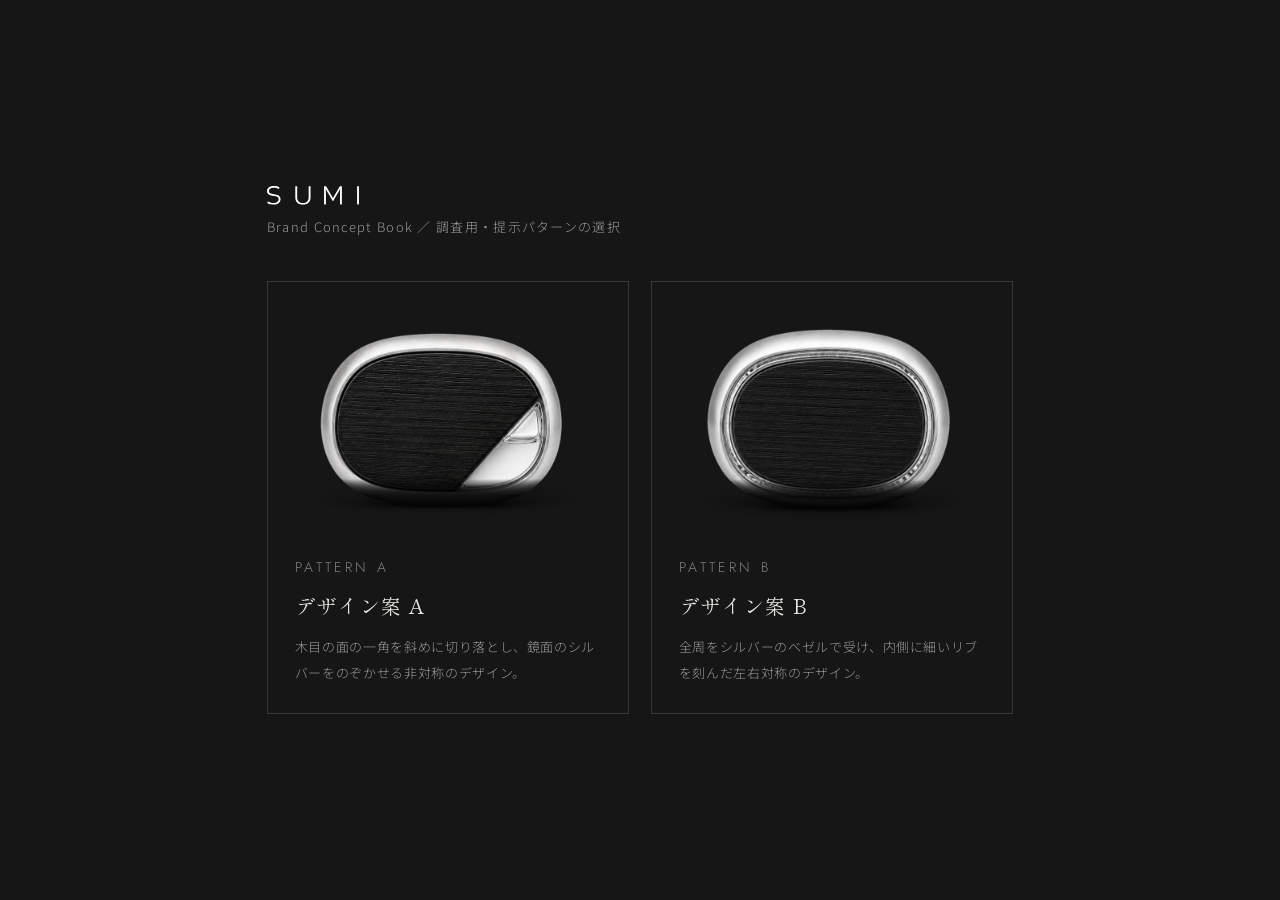
<file: index.html>
<!DOCTYPE html>
<html lang="ja">
<head>
<meta charset="utf-8">
<meta name="viewport" content="width=device-width, initial-scale=1, viewport-fit=cover">
<meta name="apple-mobile-web-app-capable" content="yes">
<meta name="apple-mobile-web-app-status-bar-style" content="black-translucent">
<meta name="theme-color" content="#161616">
<meta name="robots" content="noindex, nofollow">
<title>SUMI — 調査用 提示パターン選択</title>
<link rel="preconnect" href="https://fonts.googleapis.com">
<link rel="preconnect" href="https://fonts.gstatic.com" crossorigin>
<link href="https://fonts.googleapis.com/css2?family=Shippori+Mincho:wght@400;500&family=Noto+Sans+JP:wght@300;400&family=Jost:wght@300;400&display=swap" rel="stylesheet">
<link rel="stylesheet" href="assets/css/book.css">
</head>
<body>
<main class="top">

  <div class="top__head">
    <div class="top__mark"><img class="logo" src="assets/img/logo-white.svg" alt="SUMI"></div>
    <div class="top__sub">Brand Concept Book ／ 調査用・提示パターンの選択</div>
  </div>

  <div class="choices">
    <a class="choice" href="a/">
      <div class="choice__img"><span class="shot"><img src="assets/img/product-a.png" alt="デザイン案 A"></span></div>
      <div class="choice__k">PATTERN A</div>
      <div class="choice__t">デザイン案 A</div>
      <div class="choice__d">木目の面の一角を斜めに切り落とし、鏡面のシルバーをのぞかせる非対称のデザイン。</div>
    </a>

    <a class="choice" href="b/">
      <div class="choice__img"><span class="shot"><img src="assets/img/product-b.png" alt="デザイン案 B"></span></div>
      <div class="choice__k">PATTERN B</div>
      <div class="choice__t">デザイン案 B</div>
      <div class="choice__d">全周をシルバーのベゼルで受け、内側に細いリブを刻んだ左右対称のデザイン。</div>
    </a>
  </div>

</main>
</body>
</html>
</file>
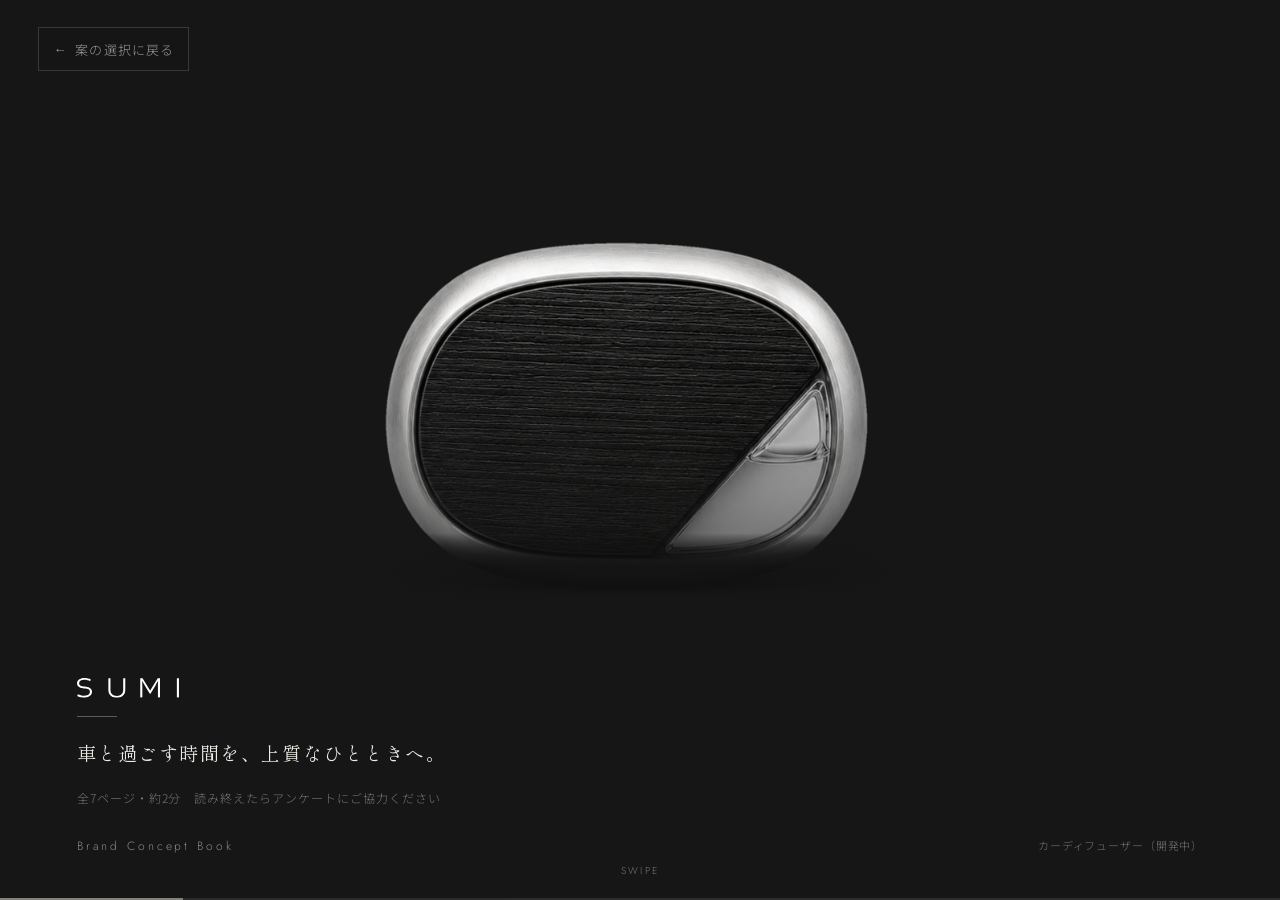
<file: a/index.html>
<!DOCTYPE html>
<html lang="ja">
<head>
<meta charset="utf-8">
<meta name="viewport" content="width=device-width, initial-scale=1, viewport-fit=cover, maximum-scale=1">
<meta name="apple-mobile-web-app-capable" content="yes">
<meta name="apple-mobile-web-app-status-bar-style" content="black-translucent">
<meta name="theme-color" content="#161616">
<meta name="robots" content="noindex, nofollow">
<title>SUMI — Brand Concept Book</title>
<link rel="preconnect" href="https://fonts.googleapis.com">
<link rel="preconnect" href="https://fonts.gstatic.com" crossorigin>
<link href="https://fonts.googleapis.com/css2?family=Shippori+Mincho:wght@400;500&family=Noto+Sans+JP:wght@300;400&family=Jost:wght@300;400&display=swap" rel="stylesheet">
<link rel="stylesheet" href="../assets/css/book.css">
</head>
<!-- data-variant がこのページのパターン。中身は content.js が持っている -->
<body class="book" data-variant="a" data-base="../">
<script src="../assets/js/content.js"></script>
<script src="../assets/js/book.js"></script>
</body>
</html>
</file>
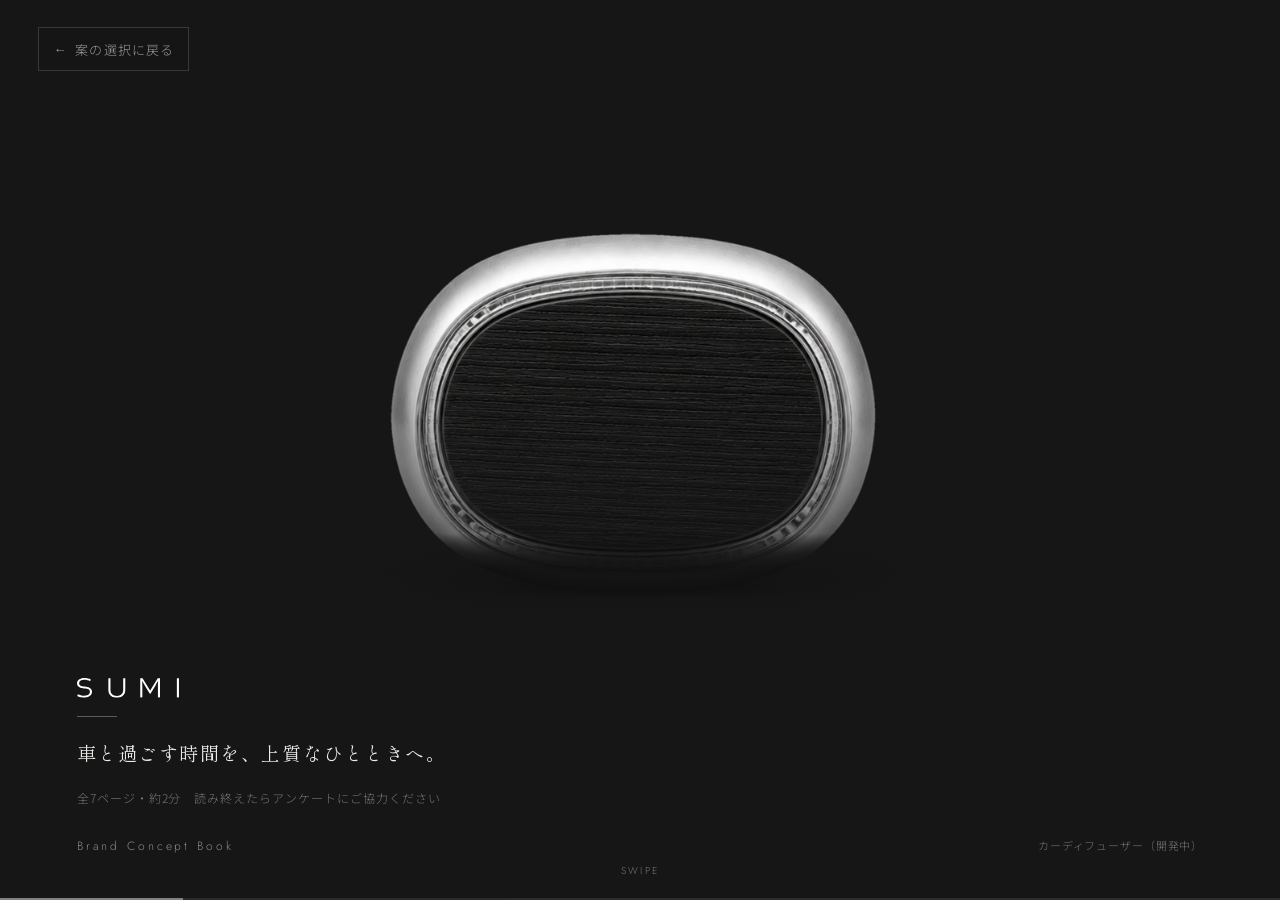
<file: b/index.html>
<!DOCTYPE html>
<html lang="ja">
<head>
<meta charset="utf-8">
<meta name="viewport" content="width=device-width, initial-scale=1, viewport-fit=cover, maximum-scale=1">
<meta name="apple-mobile-web-app-capable" content="yes">
<meta name="apple-mobile-web-app-status-bar-style" content="black-translucent">
<meta name="theme-color" content="#161616">
<meta name="robots" content="noindex, nofollow">
<title>SUMI — Brand Concept Book</title>
<link rel="preconnect" href="https://fonts.googleapis.com">
<link rel="preconnect" href="https://fonts.gstatic.com" crossorigin>
<link href="https://fonts.googleapis.com/css2?family=Shippori+Mincho:wght@400;500&family=Noto+Sans+JP:wght@300;400&family=Jost:wght@300;400&display=swap" rel="stylesheet">
<link rel="stylesheet" href="../assets/css/book.css">
</head>
<!-- data-variant がこのページのパターン。中身は content.js が持っている -->
<body class="book" data-variant="b" data-base="../">
<script src="../assets/js/content.js"></script>
<script src="../assets/js/book.js"></script>
</body>
</html>
</file>
<file: assets/css/book.css>
/* =========================================================================
   SUMI Brand Concept Book — スタイル
   黒地・明朝見出し・広い字間。iPad（横持ち／縦持ち）での閲覧を前提にする。
   ========================================================================= */

:root {
  --bg: #161616;
  --ink: #edeae5;
  --ink-60: rgba(237, 234, 229, 0.62);
  --ink-45: rgba(237, 234, 229, 0.45);
  --hair: rgba(237, 234, 229, 0.16);
  --hair-strong: rgba(237, 234, 229, 0.32);

  --serif: "Shippori Mincho", "Hiragino Mincho ProN", "Yu Mincho", serif;
  --sans: "Noto Sans JP", "Hiragino Sans", sans-serif;
  --latin: "Jost", "Helvetica Neue", sans-serif;

  /* ページ内の左右余白。画面幅に応じて伸縮させる */
  --pad-x: clamp(28px, 6vw, 88px);
  --pad-y: clamp(28px, 5vh, 64px);
  --measure: 100%;
}

* { box-sizing: border-box; }

html, body {
  margin: 0;
  height: 100%;
  background: var(--bg);
  color: var(--ink);
  font-family: var(--sans);
  font-weight: 300;
  -webkit-font-smoothing: antialiased;
  -webkit-text-size-adjust: 100%;
  overscroll-behavior: none;
}

/* iPadで本文を長押ししたときの選択・コールアウトを抑える（誤操作防止） */
body.book {
  -webkit-touch-callout: none;
  -webkit-user-select: none;
  user-select: none;
}

/* ---------- 横めくりビューアー ---------- */
.pager {
  display: flex;
  height: 100dvh;
  overflow-x: auto;
  overflow-y: hidden;
  scroll-snap-type: x mandatory;
  scroll-behavior: smooth;
  -webkit-overflow-scrolling: touch;
  scrollbar-width: none;
}
.pager::-webkit-scrollbar { display: none; }

.page {
  position: relative;
  flex: 0 0 100vw;
  width: 100vw;
  height: 100dvh;
  scroll-snap-align: center;
  scroll-snap-stop: always;
  padding: var(--pad-y) var(--pad-x);
  display: flex;
  flex-direction: column;
  overflow: hidden;
}

/* 内容が縦に収まらない場合だけ、そのページ内で縦スクロールを許す */
.page__body {
  flex: 1 1 auto;
  min-height: 0;
  overflow-y: auto;
  display: flex;
  flex-direction: column;
  justify-content: center;
  gap: clamp(18px, 3.2vh, 34px);
  padding-block: clamp(12px, 2vh, 28px);
}
.page__body::-webkit-scrollbar { display: none; }

.wrap { width: 100%; max-width: 100%; }

/* ---------- ヘッダー / フッター ---------- */
.head {
  flex: 0 0 auto;
  display: flex;
  align-items: baseline;
  justify-content: space-between;
  gap: 16px;
  padding-bottom: clamp(10px, 1.6vh, 18px);
  border-bottom: 1px solid var(--hair);
}
.head__jp { font-size: clamp(11px, 1.15vw, 13px); letter-spacing: 0.14em; opacity: 0.8; }
.head__en {
  font-family: var(--latin); font-weight: 300;
  font-size: clamp(11px, 1.15vw, 13px); letter-spacing: 0.22em; opacity: 0.5;
}

.foot {
  flex: 0 0 auto;
  display: flex;
  align-items: center;
  justify-content: space-between;
  gap: 16px;
  padding-top: clamp(8px, 1.4vh, 16px);
}
.foot__mark { width: clamp(30px, 3.4vw, 40px); opacity: 0.7; }
.foot__folio {
  font-family: var(--latin); font-weight: 300;
  font-size: clamp(9px, 1vw, 11px); letter-spacing: 0.2em; opacity: 0.42;
}

/* ---------- 文字組み ---------- */
.display {
  font-family: var(--serif);
  font-weight: 400;
  font-size: clamp(21px, 2.55vw, 34px);
  line-height: 1.8;
  letter-spacing: 0.06em;
  white-space: pre-line;
  margin: 0;
}
.display--sm { font-size: clamp(18px, 2vw, 26px); }

.lead, .body {
  font-size: clamp(13px, 1.25vw, 16px);
  line-height: 2.15;
  /* 最終行に1〜2文字だけ残るのを避ける（対応ブラウザのみ） */
  text-wrap: pretty;
  letter-spacing: 0.06em;
  color: var(--ink-60);
  white-space: pre-line;
  max-width: var(--measure);
  margin: 0;
}
.body + .body { margin-top: 1.2em; }

.note {
  font-size: clamp(10px, 1vw, 12px);
  line-height: 1.9;
  letter-spacing: 0.04em;
  color: var(--ink-45);
  margin: 0;
}

.mincho { font-family: var(--serif); font-weight: 400; letter-spacing: 0.08em; }
.latin { font-family: var(--latin); font-weight: 300; }

.tick { width: 40px; height: 1px; background: var(--hair-strong); border: 0; margin: 0; }

/* ロゴ。必ず assets/img/logo-*.svg（Figma書き出しの公式データ）を使う */
.logo { display: block; width: 100%; height: auto; }

/* 製品画像。透過PNGをそのまま置く（影は付けない）。
   .shot は画像の表示幅を決めるためのラッパー。 */
.shot { display: inline-block; line-height: 0; }
.shot img { display: block; width: 100%; height: auto; }

/* ---------- 各ページ固有 ---------- */

/* 表紙 */
.cover { justify-content: flex-end; padding: 0; }
.cover__photo {
  position: absolute; inset: 0;
  display: flex; align-items: center; justify-content: center;
  overflow: hidden;
}
.cover__photo .shot {
  /* 高さは幅から決まるので、縦に溢れないよう vh でも上限をかける */
  width: min(62%, 520px, 74vh);
  transform: translateY(-6%);
}
.cover__scrim {
  position: absolute; inset: 0;
  background: linear-gradient(to bottom, rgba(22,22,22,0) 35%, rgba(22,22,22,0.85) 72%, #161616 100%);
}
.cover__inner {
  position: relative;
  padding: var(--pad-y) var(--pad-x);
  display: flex; flex-direction: column; gap: clamp(14px, 2vh, 22px);
  width: 100%;
}
.cover__mark { width: clamp(70px, 8vw, 104px); }
.cover__tag {
  font-family: var(--serif);
  font-size: clamp(14px, 1.5vw, 19px); line-height: 1.9; letter-spacing: 0.08em;
}
.cover__meta {
  display: flex; justify-content: space-between; align-items: baseline;
  gap: 16px; padding-top: clamp(8px, 1.4vh, 16px);
}
.cover__meta span:first-child {
  font-family: var(--latin); font-weight: 300;
  font-size: clamp(10px, 1vw, 12px); letter-spacing: 0.24em; opacity: 0.55;
}
.cover__meta span:last-child { font-size: clamp(9px, 0.95vw, 11px); letter-spacing: 0.08em; opacity: 0.45; }

/* 表紙の読み方の1行 */
.cover__guide {
  font-size: clamp(10px, 1vw, 12px);
  letter-spacing: 0.08em;
  color: var(--ink-45);
}

/* 3語の並び（コンセプトのValue） */
.trio {
  display: flex; flex-wrap: wrap; gap: clamp(16px, 4vw, 48px);
  width: 100%; max-width: var(--measure);
  border-top: 1px solid var(--hair); border-bottom: 1px solid var(--hair);
  padding: clamp(12px, 2vh, 18px) 0;
}
.trio__en {
  font-family: var(--latin); font-weight: 300;
  font-size: clamp(11px, 1.1vw, 13px); letter-spacing: 0.18em; opacity: 0.5;
}
.trio__jp {
  font-family: var(--serif);
  font-size: clamp(13px, 1.4vw, 16px); letter-spacing: 0.08em; margin-top: 0.4em;
}

/* 本文に添える補足ブロック（名前の由来・香りについて） */
.aside {
  width: 100%; max-width: var(--measure);
  border-top: 1px solid var(--hair);
  padding-top: clamp(10px, 1.8vh, 16px);
}
.aside__label {
  font-size: clamp(10px, 1vw, 12px); letter-spacing: 0.14em;
  color: var(--ink-45); margin-bottom: 0.7em;
}
.aside__text {
  font-size: clamp(11px, 1.1vw, 13px); line-height: 2;
  letter-spacing: 0.05em; color: var(--ink-60); margin: 0;
}

/* 仕様リスト（はじめに） */
.specs { width: 100%; max-width: var(--measure); border-top: 1px solid var(--hair); }
.specs__row {
  display: flex; align-items: baseline; justify-content: space-between; gap: 16px;
  padding: clamp(13px, 2vh, 20px) 0;
  border-bottom: 1px solid var(--hair);
}
.specs__k { font-family: var(--latin); font-weight: 300; font-size: clamp(9px, 0.95vw, 11px); letter-spacing: 0.22em; opacity: 0.42; }
.specs__v { font-size: clamp(12px, 1.15vw, 14px); letter-spacing: 0.06em; }

/* Value */
.values { width: 100%; max-width: var(--measure); border-top: 1px solid var(--hair); }
.value {
  display: grid;
  grid-template-columns: 3.2em 1fr;
  gap: 0 clamp(10px, 1.6vw, 18px);
  padding: clamp(14px, 2.4vh, 26px) 0;
  border-bottom: 1px solid var(--hair);
}
.value__num { font-family: var(--latin); font-weight: 300; font-size: clamp(10px, 1vw, 12px); letter-spacing: 0.2em; opacity: 0.4; padding-top: 0.4em; }
.value__en { font-family: var(--latin); font-weight: 300; font-size: clamp(14px, 1.5vw, 18px); letter-spacing: 0.16em; }
.value__jp { font-family: var(--serif); font-size: clamp(15px, 1.6vw, 19px); letter-spacing: 0.08em; margin-top: 0.25em; }
.value__desc { font-size: clamp(11px, 1.1vw, 13px); line-height: 2; letter-spacing: 0.05em; color: var(--ink-60); margin-top: 0.7em; }

/* 名前の由来 */
.name__mark { display: block; width: clamp(168px, 26vw, 292px); }
.name__reading { font-family: var(--serif); font-size: clamp(12px, 1.2vw, 15px); letter-spacing: 0.14em; opacity: 0.55; margin-top: 0.4em; }
.terms { width: 100%; max-width: var(--measure); border-top: 1px solid var(--hair); }
.term {
  display: grid; grid-template-columns: 5.5em 1fr; gap: 0 clamp(12px, 2vw, 24px);
  padding: clamp(14px, 2.4vh, 26px) 0; border-bottom: 1px solid var(--hair);
}
.term__k { font-family: var(--serif); font-weight: 500; font-size: clamp(16px, 1.8vw, 21px); letter-spacing: 0.08em; }
.term__v { font-size: clamp(11px, 1.1vw, 13px); line-height: 2.1; letter-spacing: 0.05em; color: var(--ink-60); }

/* プロダクト */
.product { display: grid; gap: clamp(16px, 3vh, 30px); align-items: center; width: 100%; }
@media (min-aspect-ratio: 1/1) and (min-width: 820px) {
  .product { grid-template-columns: 1fr 1fr; gap: clamp(24px, 4vw, 56px); max-width: none; }
}
.product__figure {
  display: flex; align-items: center; justify-content: center;
  min-height: 0;
}
.product__figure .shot { width: min(100%, 420px, 60vh); }
.product__text { display: flex; flex-direction: column; gap: clamp(12px, 2vh, 20px); }
.points { border-top: 1px solid var(--hair); }
.point {
  display: flex; align-items: baseline; justify-content: space-between; gap: 14px;
  padding: clamp(9px, 1.5vh, 14px) 0; border-bottom: 1px solid var(--hair);
}
.point__k { font-family: var(--latin); font-weight: 300; font-size: clamp(9px, 0.95vw, 11px); letter-spacing: 0.22em; opacity: 0.42; }
.point__v { font-size: clamp(11px, 1.1vw, 13px); letter-spacing: 0.05em; }

/* 各ページ下部の世界観カット */
.band {
  width: 100%;
  aspect-ratio: 16 / 9;
  max-height: 26vh;
  overflow: hidden;
}
.band img { width: 100%; height: 100%; object-fit: cover; display: block; }

/* 車内での佇まい（画像未生成時のプレースホルダー付き） */
.incar__frame {
  width: 100%; aspect-ratio: 16 / 9;
  border: 1px solid var(--hair);
  display: flex; align-items: center; justify-content: center;
  overflow: hidden;
  max-height: 48vh;
}
.incar__frame img { width: 100%; height: 100%; object-fit: cover; }
.incar__placeholder { font-size: clamp(10px, 1vw, 12px); letter-spacing: 0.08em; color: var(--ink-45); }

/* 香り */
.keywords { display: flex; flex-wrap: wrap; gap: clamp(16px, 3vw, 40px); border-top: 1px solid var(--hair); border-bottom: 1px solid var(--hair); padding: clamp(12px, 2vh, 20px) 0; }
.keywords span { font-family: var(--serif); font-size: clamp(14px, 1.5vw, 18px); letter-spacing: 0.1em; opacity: 0.88; }

/* 価格 */
.price { font-family: var(--latin); font-weight: 300; font-size: clamp(30px, 4.4vw, 56px); letter-spacing: 0.04em; }
.price__label { font-size: clamp(11px, 1.1vw, 13px); letter-spacing: 0.1em; color: var(--ink-60); }

/* アンケート */
.cta {
  display: flex; align-items: center; justify-content: space-between; gap: 20px;
  width: 100%; max-width: var(--measure);
  padding: clamp(18px, 3vh, 30px) clamp(18px, 3vw, 32px);
  border: 1px solid var(--hair-strong);
  background: rgba(237, 234, 229, 0.05);
  color: inherit; text-decoration: none; font: inherit; text-align: left; cursor: pointer;
  transition: background 160ms ease, border-color 160ms ease;
}
.cta:active { background: rgba(237, 234, 229, 0.11); border-color: var(--ink-45); }
.cta__main { font-family: var(--serif); font-weight: 500; font-size: clamp(15px, 1.7vw, 20px); letter-spacing: 0.08em; }
.cta__sub { font-size: clamp(10px, 1vw, 12px); letter-spacing: 0.08em; color: var(--ink-60); margin-top: 0.5em; }
.cta__arrow { font-family: var(--latin); font-size: clamp(16px, 2vw, 22px); opacity: 0.6; }
.cta[aria-disabled="true"] { opacity: 0.5; pointer-events: none; }

/* ---------- ナビゲーション ---------- */
.nav-zone {
  position: fixed; top: 0; bottom: 0; width: clamp(56px, 9vw, 110px);
  z-index: 5; background: transparent; border: 0; cursor: pointer;
  -webkit-tap-highlight-color: transparent;
}
.nav-zone--prev { left: 0; }
.nav-zone--next { right: 0; }
.nav-zone:disabled { pointer-events: none; }

.progress {
  position: fixed; left: 0; right: 0; bottom: 0; height: 2px;
  background: rgba(237, 234, 229, 0.1); z-index: 6;
}
.progress__bar { height: 100%; width: 0; background: var(--ink-45); transition: width 240ms ease; }

.hint {
  position: fixed; bottom: clamp(14px, 2.4vh, 26px); left: 50%; transform: translateX(-50%);
  font-family: var(--latin); font-size: 10px; letter-spacing: 0.24em;
  color: var(--ink-45); z-index: 6; pointer-events: none;
  transition: opacity 500ms ease;
}
.hint[hidden] { display: block !important; opacity: 0; }

/* ---------- TOP（実施者用の分岐画面） ---------- */
.top {
  min-height: 100dvh; display: flex; flex-direction: column; justify-content: center;
  gap: clamp(28px, 5vh, 56px); padding: var(--pad-y) var(--pad-x);
  max-width: 900px; margin: 0 auto;
}
.top__head { display: flex; flex-direction: column; gap: 12px; }
.top__mark { width: clamp(64px, 7.4vw, 92px); }
.top__sub { font-size: clamp(11px, 1.1vw, 13px); letter-spacing: 0.1em; color: var(--ink-60); }
.choices { display: grid; gap: clamp(14px, 2.4vh, 22px); grid-template-columns: 1fr; }
@media (min-width: 720px) { .choices { grid-template-columns: 1fr 1fr; } }
.choice {
  display: flex; flex-direction: column; gap: 14px;
  padding: clamp(18px, 3vh, 28px);
  border: 1px solid var(--hair); color: inherit; text-decoration: none;
  transition: border-color 160ms ease, background 160ms ease;
}
.choice:active { border-color: var(--ink-45); background: rgba(237, 234, 229, 0.05); }
.choice__img { display: flex; align-items: center; justify-content: center; height: clamp(150px, 26vh, 260px); }
.choice__img .shot { width: min(88%, 260px); }
.choice__k { font-family: var(--latin); font-weight: 300; font-size: clamp(12px, 1.2vw, 14px); letter-spacing: 0.24em; opacity: 0.5; }
.choice__t { font-family: var(--serif); font-size: clamp(15px, 1.7vw, 20px); letter-spacing: 0.08em; }
.choice__d { font-size: clamp(11px, 1.1vw, 13px); line-height: 2; letter-spacing: 0.05em; color: var(--ink-60); }

/* ---------- アンケート（ブックの上に重ねて開く） ---------- */
body.is-survey .nav-zone, body.is-survey .hint, body.is-survey .progress { display: none; }

.survey {
  position: fixed; inset: 0; z-index: 20;
  background: var(--bg);
  overflow-y: auto; -webkit-overflow-scrolling: touch;
  overscroll-behavior: contain;
}
/* 入力欄は選択・長押しを許す（ブック本体は誤操作防止で止めている） */
.survey input, .survey textarea {
  -webkit-user-select: text; user-select: text; -webkit-touch-callout: default;
}
.survey__inner {
  width: 100%; max-width: 720px; margin: 0 auto;
  padding: calc(var(--pad-y) + env(safe-area-inset-top, 0px)) clamp(20px, 5vw, 48px) calc(var(--pad-y) + env(safe-area-inset-bottom, 0px));
  display: flex; flex-direction: column; gap: clamp(28px, 4.4vh, 40px);
}
.survey__head { display: flex; align-items: center; justify-content: space-between; }
.survey__mark { width: clamp(56px, 7vw, 80px); display: block; }
.survey__close {
  width: 44px; height: 44px; border: 1px solid var(--hair); background: none;
  color: var(--ink-60); font-family: var(--latin); font-size: 22px; line-height: 1; cursor: pointer;
}
.survey__lead { margin: 0; color: var(--ink-60); }
.survey__section { display: flex; flex-direction: column; gap: clamp(36px, 5.5vh, 52px); border-top: 1px solid var(--hair); padding-top: 22px; }

.q { border: 0; margin: 0; padding: 0; min-width: 0; display: flex; flex-direction: column; gap: 20px; }
.q[hidden], .q__other[hidden] { display: none; }
/* fieldset の legend は並べ方の余白（gap）が効かないので、下の余白を直接付ける */
.q__title { padding: 0; margin-bottom: 20px; display: flex; gap: 14px; align-items: baseline; }
.q__no { font-family: var(--latin); font-size: 12px; letter-spacing: 0.14em; color: var(--ink-45); flex: none; font-variant-numeric: tabular-nums; }
.q__text { font-family: var(--serif); font-size: clamp(15px, 1.8vw, 18px); line-height: 1.8; letter-spacing: 0.04em; }
.q.is-missing .q__text { text-decoration: underline; text-decoration-color: var(--ink-45); text-underline-offset: 6px; }

.q__options { display: flex; flex-wrap: wrap; gap: 12px; }
.opt { position: relative; display: inline-flex; cursor: pointer; }
.opt input { position: absolute; opacity: 0; pointer-events: none; }
.opt__text {
  display: block; padding: 13px 20px; min-height: 48px;
  border: 1px solid var(--hair); font-size: clamp(13px, 1.4vw, 15px); line-height: 1.6;
  color: var(--ink-60); transition: background 120ms ease, border-color 120ms ease, color 120ms ease;
}
.opt input:checked + .opt__text { border-color: var(--ink); color: var(--ink); background: rgba(237, 234, 229, 0.1); }
.opt input:focus-visible + .opt__text { outline: 1px solid var(--ink); outline-offset: 2px; }

.q__input {
  width: 100%; padding: 13px 16px; min-height: 48px;
  background: rgba(237, 234, 229, 0.04); border: 1px solid var(--hair); border-radius: 0;
  color: var(--ink); font: inherit; font-size: 16px; line-height: 1.7;
  -webkit-appearance: none; appearance: none;
}
.q__input::placeholder { color: var(--ink-45); }
.q__input:focus { outline: none; border-color: var(--ink-45); }
textarea.q__input { resize: vertical; }
.q__field { display: flex; flex-direction: column; gap: 8px; }
.q__label { font-size: 12px; letter-spacing: 0.08em; color: var(--ink-60); }
.q__yen { display: flex; align-items: center; gap: 10px; max-width: 260px; }
.q__unit { color: var(--ink-60); }

.survey__msg { margin: 0; min-height: 1.6em; font-size: 13px; color: var(--ink-60); }
.survey__submit:disabled { opacity: 0.5; cursor: default; }
.survey__thanks { min-height: 100%; justify-content: center; }

/* ---------- 入口へ戻る導線（調査する人向け。目立たせない） ---------- */
.entrance {
  display: inline-flex; align-items: center; gap: 8px;
  min-height: 44px; padding: 10px 14px;
  font-size: clamp(11px, 1.05vw, 13px); letter-spacing: 0.08em;
  color: var(--ink-60); text-decoration: none;
  border: 1px solid var(--hair); background: rgba(22, 22, 22, 0.55);
}
.entrance:active, .entrance:hover { color: var(--ink); border-color: var(--hair-strong); }
.entrance__arrow { font-family: var(--latin); }
/* 表紙の左上。左右のめくり領域（z-index 5）より上に置いて押せるようにする */
.entrance--cover {
  position: absolute; z-index: 7;
  top: calc(clamp(16px, 3vh, 32px) + env(safe-area-inset-top, 0px));
  left: clamp(16px, 3vw, 40px);
}
.entrance--thanks { align-self: flex-start; }
</file>
